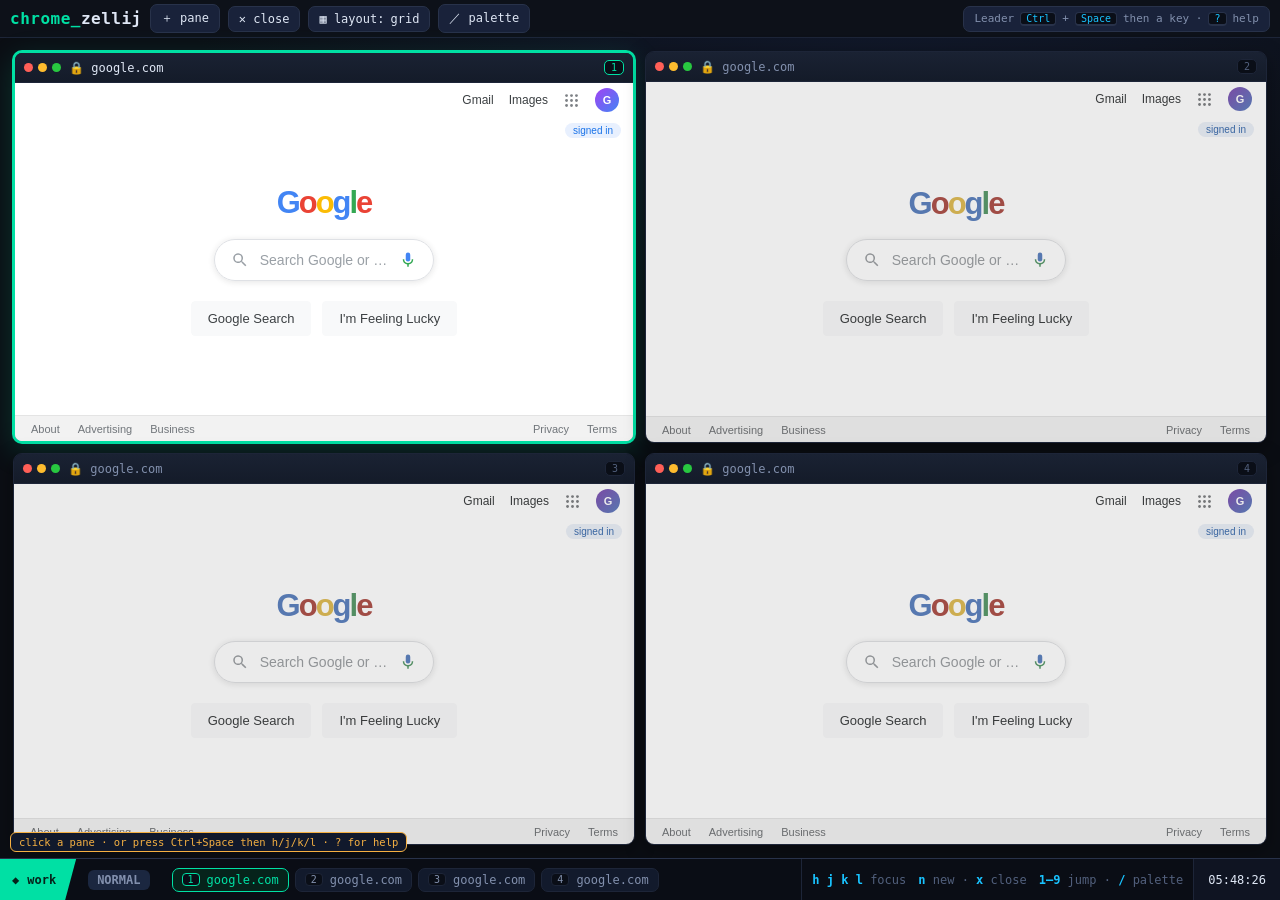
<file: index.html>
<!doctype html>
<html lang="en">
<head>
<meta charset="utf-8" />
<meta name="viewport" content="width=device-width, initial-scale=1, viewport-fit=cover" />
<title>chrome_zellij — interactive prototype</title>
<style>
  :root{
    --bg:#0b0e14; --bg2:#0f1320;
    --pane-bg:#0f1422; --pane-head:#1a2233; --pane-head2:#141b29;
    --border:#28324a; --border-dim:#1d2538;
    --accent:#00e0a4; --accent2:#19c3ff; --amber:#f5b042; --red:#ff5d6c;
    --txt:#dfe7f5; --txt-dim:#8290ad;
    --txt-faint2:#52607d;
  }
  *{box-sizing:border-box}
  html,body{height:100%}
  body{
    margin:0; background:var(--bg); color:var(--txt);
    font-family:ui-monospace,SFMono-Regular,"JetBrains Mono",Menlo,Consolas,monospace;
    overflow:hidden; -webkit-user-select:none; user-select:none;
  }
  /* top toolbar */
  #toolbar{
    height:38px; display:flex; align-items:center; gap:8px; padding:0 10px;
    background:#0d1119;
    border-bottom:1px solid var(--border-dim);
  }
  #toolbar .brand{font-weight:700;color:var(--accent);letter-spacing:.5px}
  #toolbar .brand b{color:var(--txt)}
  #toolbar .sp{flex:1}
  .btn{
    background:#19223a;border:1px solid var(--border);color:var(--txt);
    padding:5px 10px;border-radius:7px;cursor:pointer;font:inherit;font-size:12px;
    display:inline-flex;align-items:center;gap:6px;transition:.12s;
  }
  .btn:hover{border-color:var(--accent);color:#fff;background:#1d2742}
  .btn.k{color:var(--txt-dim);font-size:11px}
  .btn kbd{background:#0a0e17;border:1px solid var(--border);border-bottom-width:2px;border-radius:4px;padding:0 5px;font-size:10px;color:var(--accent2)}

  /* workspace */
  #workspace{position:absolute; left:0; right:0; top:38px; bottom:42px; background:
    radial-gradient(1200px 600px at 70% -10%, #121a2e 0%, transparent 60%), var(--bg);}
  #grid{position:absolute; inset:8px;}
  .pane{
    position:absolute; transition:left .18s cubic-bezier(.2,.7,.2,1), top .18s cubic-bezier(.2,.7,.2,1),
      width .18s cubic-bezier(.2,.7,.2,1), height .18s cubic-bezier(.2,.7,.2,1);
    padding:5px;
  }
  .pane .frame{
    height:100%;width:100%;background:var(--pane-bg);border:1px solid var(--border-dim);
    border-radius:9px;overflow:hidden;display:flex;flex-direction:column;
    box-shadow:0 6px 20px rgba(0,0,0,.35);
  }
  .pane.active .frame{border:2px solid var(--accent);box-shadow:0 0 0 1px var(--accent),0 8px 30px rgba(0,224,164,.18)}
  .pane .head{
    height:30px;flex:0 0 30px;display:flex;align-items:center;gap:8px;padding:0 9px;
    background:linear-gradient(180deg,var(--pane-head),var(--pane-head2));
    border-bottom:1px solid var(--border-dim);font-size:12px;color:var(--txt-dim);
  }
  .pane.active .head{color:var(--txt)}
  .dots{display:flex;gap:5px;flex:0 0 auto}
  .dots i{width:9px;height:9px;border-radius:50%;display:block}
  .dots i.r{background:#ff5f57}.dots i.y{background:#febc2e}.dots i.g{background:#28c840}
  .pane .num{margin-left:auto;font-size:10px;color:var(--txt-faint2);background:#0a0e17;border:1px solid var(--border-dim);border-radius:5px;padding:1px 6px}
  .pane.active .num{color:var(--accent);border-color:var(--accent)}
  .pane .url{flex:1;min-width:0;white-space:nowrap;overflow:hidden;text-overflow:ellipsis}
  .pane .body{flex:1;position:relative;background:#fff;color:#202124;display:flex;align-items:center;justify-content:center;flex-direction:column;gap:18px}
  /* realistic mock google homepage */
  .pane .body{container-type:size}
  .gtop{position:absolute;top:0;left:0;right:0;height:34px;display:flex;align-items:center;justify-content:flex-end;gap:15px;padding:0 14px;font-family:Arial,sans-serif;font-size:12px;color:#3c4043}
  .gtop a{color:#3c4043;cursor:pointer}
  .gtop .apps{width:17px;height:17px;opacity:.8}
  .gtop .av{width:24px;height:24px;border-radius:50%;background:linear-gradient(135deg,#a142f4,#4285F4);color:#fff;display:flex;align-items:center;justify-content:center;font-size:11px;font-weight:700;font-family:Arial}
  .gmid{display:flex;flex-direction:column;align-items:center;gap:20px}
  .glogo{font-size:clamp(22px,5cqw,54px);font-weight:700;letter-spacing:-2px;font-family:Arial,Helvetica,sans-serif;line-height:1}
  .glogo .b{color:#4285F4}.glogo .r{color:#EA4335}.glogo .y{color:#FBBC05}.glogo .g{color:#34A853}
  .gsearch{width:min(80%,440px);height:42px;border:1px solid #dfe1e5;border-radius:22px;display:flex;align-items:center;gap:11px;padding:0 16px;color:#5f6368;font-family:Arial,sans-serif;font-size:14px;box-shadow:0 1px 6px rgba(32,33,36,.12)}
  .gsearch .mag,.gsearch .mic{width:18px;height:18px;flex:0 0 auto}
  .gsearch .txt{flex:1;color:#9aa0a6;white-space:nowrap;overflow:hidden;text-overflow:ellipsis}
  .gbtns{display:flex;gap:11px}
  .gbtn{background:#f8f9fa;border:1px solid #f8f9fa;border-radius:4px;color:#3c4043;font-family:Arial;font-size:13px;padding:9px 16px;white-space:nowrap}
  .gfoot{position:absolute;bottom:0;left:0;right:0;height:26px;background:#f2f2f2;border-top:1px solid #e4e4e4;display:flex;align-items:center;padding:0 16px;font-family:Arial;font-size:11px;color:#70757a;gap:18px}
  .gacct{position:absolute;top:40px;right:12px;font-family:Arial;font-size:10px;color:#1a73e8;background:#e8f0fe;border-radius:10px;padding:2px 8px}
  @container (max-height:210px){ .gtop,.gfoot{display:none} .gmid{gap:12px} .gacct{top:8px} }
  @container (max-width:230px){ .gbtns{display:none} .gtop a{display:none} }
  .pane.dim .body{filter:saturate(.55) brightness(.92)}
  .pane .clickcatch{position:absolute;inset:0;cursor:pointer}

  /* status bar (Zellij ribbon) */
  #status{
    position:absolute;left:0;right:0;bottom:0;height:42px;display:flex;align-items:stretch;
    background:#0a0d15;border-top:1px solid var(--border);font-size:12px;
  }
  .seg{display:flex;align-items:center;padding:0 12px;gap:8px;white-space:nowrap}
  .seg.session{background:var(--accent);color:#06231b;font-weight:700;clip-path:polygon(0 0,100% 0,calc(100% - 11px) 100%,0 100%);padding-right:20px}
  .mode{font-weight:700;border-radius:6px;padding:3px 9px}
  .mode.normal{background:#1b2740;color:var(--txt-dim)}
  .mode.locked,.mode.leader{background:var(--amber);color:#241a02}
  #chips{flex:1;display:flex;align-items:center;gap:6px;overflow-x:auto;padding:0 10px;scrollbar-width:thin}
  .chip{
    flex:0 0 auto;display:flex;align-items:center;gap:7px;background:#121a2c;border:1px solid var(--border-dim);
    color:var(--txt-dim);border-radius:7px;padding:4px 9px;cursor:pointer;transition:.12s;max-width:170px;
  }
  .chip:hover{border-color:var(--accent2);color:#fff}
  .chip.active{background:#06231b;border-color:var(--accent);color:var(--accent)}
  .chip .ci{font-size:10px;background:#0a0e17;border:1px solid var(--border-dim);border-radius:4px;padding:0 5px}
  .chip.active .ci{border-color:var(--accent);color:var(--accent)}
  .chip .ct{white-space:nowrap;overflow:hidden;text-overflow:ellipsis}
  .hints{color:var(--txt-faint2);display:flex;align-items:center;gap:12px;padding:0 10px;border-left:1px solid var(--border-dim)}
  .hints b{color:var(--accent2)}
  #clock{padding:0 14px;color:var(--txt);background:#0f1422;border-left:1px solid var(--border-dim);display:flex;align-items:center;font-variant-numeric:tabular-nums}

  /* command palette + help overlay */
  .overlay{position:absolute;inset:0;background:rgba(4,6,12,.62);backdrop-filter:blur(2px);display:none;align-items:flex-start;justify-content:center;z-index:30}
  .overlay.show{display:flex}
  #palette{margin-top:9vh;width:min(560px,92vw);background:#0f1422;border:1px solid var(--accent);border-radius:12px;box-shadow:0 20px 60px rgba(0,0,0,.55);overflow:hidden}
  #palette input{width:100%;border:0;outline:0;background:#0b0f1a;color:var(--txt);font:inherit;font-size:15px;padding:14px 16px;border-bottom:1px solid var(--border)}
  #palette .list{max-height:46vh;overflow:auto}
  #palette .row{display:flex;align-items:center;gap:10px;padding:10px 16px;cursor:pointer;color:var(--txt-dim)}
  #palette .row .ico{width:22px;text-align:center;color:var(--accent2)}
  #palette .row .desc{margin-left:auto;font-size:11px;color:var(--txt-faint2)}
  #palette .row.sel,#palette .row:hover{background:#16203a;color:#fff}
  #help{margin-top:8vh;width:min(640px,94vw);background:#0f1422;border:1px solid var(--border);border-radius:12px;padding:20px 22px}
  #help h2{margin:0 0 12px;color:var(--accent);font-size:15px}
  #help table{width:100%;border-collapse:collapse;font-size:12.5px}
  #help td{padding:5px 8px;border-bottom:1px solid var(--border-dim);color:var(--txt-dim)}
  #help kbd{background:#0a0e17;border:1px solid var(--border);border-bottom-width:2px;border-radius:5px;padding:1px 7px;color:var(--accent2);font-size:11px}
  #help .close{float:right;color:var(--txt-faint2);font-size:11px}
  .tag{position:fixed;bottom:48px;left:10px;background:#11192c;border:1px solid var(--border);color:var(--txt-faint2);font-size:10.5px;border-radius:6px;padding:3px 8px;z-index:5}
  @media (max-width:560px){ .hints{display:none} .seg.session{font-size:11px} }
</style>
</head>
<body>
  <div id="toolbar">
    <span class="brand">chrome_<b>zellij</b></span>
    <button class="btn" id="b-new">＋ pane</button>
    <button class="btn" id="b-close">✕ close</button>
    <button class="btn" id="b-layout">▦ layout: <span id="lm">grid</span></button>
    <button class="btn" id="b-cmd">／ palette</button>
    <span class="sp"></span>
    <span class="btn k">Leader <kbd>Ctrl</kbd>+<kbd>Space</kbd> then a key · <kbd>?</kbd> help</span>
  </div>

  <div id="workspace">
    <div id="grid"></div>
  </div>

  <div class="tag" id="tag">prototype — panes are simulated (real version = live Chrome/Brave windows)</div>

  <div id="status">
    <div class="seg session">◆ <span id="sess">work</span></div>
    <div class="seg"><span class="mode normal" id="mode">NORMAL</span></div>
    <div id="chips"></div>
    <div class="hints">
      <span><b>h j k l</b> focus</span>
      <span><b>n</b> new · <b>x</b> close</span>
      <span><b>1–9</b> jump · <b>/</b> palette</span>
    </div>
    <div id="clock">--:--:--</div>
  </div>

  <!-- command palette -->
  <div class="overlay" id="ov-pal">
    <div id="palette">
      <input id="pal-input" placeholder="Type a command…  (new pane, close, layout, focus 3, rename, google account…)" />
      <div class="list" id="pal-list"></div>
    </div>
  </div>

  <!-- help -->
  <div class="overlay" id="ov-help">
    <div id="help">
      <span class="close">Esc to close</span>
      <h2>chrome_zellij — controls</h2>
      <table>
        <tr><td><b>Mouse</b></td><td>Click a pane or a bottom chip to focus it. Toolbar buttons for new/close/layout.</td></tr>
        <tr><td><kbd>Ctrl</kbd>+<kbd>Space</kbd></td><td>Enter <b>LEADER</b> mode (Zellij-style), then press one of:</td></tr>
        <tr><td><kbd>h</kbd> <kbd>j</kbd> <kbd>k</kbd> <kbd>l</kbd></td><td>Move focus left / down / up / right (also plain arrow keys)</td></tr>
        <tr><td><kbd>n</kbd> / <kbd>x</kbd></td><td>New pane / close focused pane</td></tr>
        <tr><td><kbd>g</kbd></td><td>Toggle layout: grid ⇄ binary-split (BSP)</td></tr>
        <tr><td><kbd>1</kbd>…<kbd>9</kbd></td><td>Jump focus to pane N</td></tr>
        <tr><td><kbd>/</kbd></td><td>Open the fuzzy command palette</td></tr>
        <tr><td><kbd>Esc</kbd></td><td>Leave leader / close palette / help</td></tr>
      </table>
    </div>
  </div>

<script>
(function(){
  "use strict";
  const $ = s => document.querySelector(s);
  const grid = $("#grid");

  const FAVI = "google.com";
  let uid = 1;
  const state = {
    session: "work",
    layout: "grid",            // 'grid' | 'bsp'
    active: 0,
    mode: "normal",            // 'normal' | 'leader'
    panes: []
  };

  function mkPane(url){ return { id: uid++, url: url || "google.com", acct: 0 }; }
  // seed: google.com in every pane (matches the locked decision)
  state.panes = [mkPane("google.com"), mkPane("google.com"), mkPane("google.com"), mkPane("google.com")];

  /* ---------- layout engines → produce rects in % {x,y,w,h} ---------- */
  function layoutGrid(n){
    const cols = Math.ceil(Math.sqrt(n));
    const rows = Math.ceil(n / cols);
    const rects = [];
    for(let i=0;i<n;i++){
      const r = Math.floor(i/cols);
      // last row may have fewer items → stretch them to fill the width
      const itemsThisRow = (r === rows-1) ? (n - cols*(rows-1)) : cols;
      const c = i - r*cols;
      rects.push({
        x: (c/itemsThisRow)*100,
        y: (r/rows)*100,
        w: (1/itemsThisRow)*100,
        h: (1/rows)*100
      });
    }
    return rects;
  }
  // recursive binary space partition (classic i3/Zellij feel)
  function layoutBsp(n){
    const rects = new Array(n);
    (function split(idxs, x,y,w,h, vert){
      if(idxs.length === 1){ rects[idxs[0]] = {x,y,w,h}; return; }
      const half = Math.ceil(idxs.length/2);
      const a = idxs.slice(0,half), b = idxs.slice(half);
      if(vert){ const wa = w*(a.length/idxs.length);
        split(a,x,y,wa,h,!vert); split(b,x+wa,y,w-wa,h,!vert);
      } else { const ha = h*(a.length/idxs.length);
        split(a,x,y,w,ha,!vert); split(b,x,y+ha,w,h-ha,!vert);
      }
    })(state.panes.map((_,i)=>i), 0,0,100,100, true);
    return rects;
  }

  let RECTS = [];
  function render(){
    const n = state.panes.length;
    RECTS = (state.layout === "bsp") ? layoutBsp(n) : layoutGrid(n);
    if(state.active >= n) state.active = n-1;
    if(state.active < 0) state.active = 0;

    grid.innerHTML = "";
    state.panes.forEach((p,i)=>{
      const r = RECTS[i];
      const el = document.createElement("div");
      el.className = "pane" + (i===state.active ? " active":" dim");
      el.style.left = r.x + "%"; el.style.top = r.y + "%";
      el.style.width = r.w + "%"; el.style.height = r.h + "%";
      const acctLabel = p.acct>0 ? ("Account "+p.acct+" · "+p.url+"/u/"+p.acct) : p.url;
      el.innerHTML = `
        <div class="frame">
          <div class="head">
            <span class="dots"><i class="r"></i><i class="y"></i><i class="g"></i></span>
            <span class="url">🔒 ${p.url}${p.acct>0?("/u/"+p.acct):""}</span>
            <span class="num">${i+1}</span>
          </div>
          <div class="body">
            <div class="gtop">
              <a>Gmail</a><a>Images</a>
              <svg class="apps" viewBox="0 0 24 24" fill="#5f6368"><circle cx="5" cy="5" r="2"/><circle cx="12" cy="5" r="2"/><circle cx="19" cy="5" r="2"/><circle cx="5" cy="12" r="2"/><circle cx="12" cy="12" r="2"/><circle cx="19" cy="12" r="2"/><circle cx="5" cy="19" r="2"/><circle cx="12" cy="19" r="2"/><circle cx="19" cy="19" r="2"/></svg>
              <span class="av">${p.acct>0?("u"+p.acct):"G"}</span>
            </div>
            <div class="gmid">
              <div class="glogo"><span class="b">G</span><span class="r">o</span><span class="y">o</span><span class="b">g</span><span class="g">l</span><span class="r">e</span></div>
              <div class="gsearch">
                <svg class="mag" viewBox="0 0 24 24"><path fill="#9aa0a6" d="M15.5 14h-.79l-.28-.27a6.5 6.5 0 1 0-.7.7l.27.28v.79l5 4.99L20.49 19l-4.99-5zm-6 0A4.5 4.5 0 1 1 14 9.5 4.5 4.5 0 0 1 9.5 14z"/></svg>
                <span class="txt">Search Google or type a URL</span>
                <svg class="mic" viewBox="0 0 24 24"><path fill="#4285F4" d="M12 14a3 3 0 0 0 3-3V5a3 3 0 0 0-6 0v6a3 3 0 0 0 3 3z"/><path fill="#34A853" d="M17 11a5 5 0 0 1-10 0H5a7 7 0 0 0 6 6.92V21h2v-3.08A7 7 0 0 0 19 11z"/></svg>
              </div>
              <div class="gbtns"><span class="gbtn">Google Search</span><span class="gbtn">I'm Feeling Lucky</span></div>
            </div>
            <div class="gfoot"><span>About</span><span>Advertising</span><span>Business</span><span style="margin-left:auto">Privacy</span><span>Terms</span></div>
            <span class="gacct">${p.acct>0?("Account u/"+p.acct):"signed in"}</span>
            <div class="clickcatch" data-i="${i}"></div>
          </div>
        </div>`;
      grid.appendChild(el);
    });
    renderChips();
    $("#lm").textContent = state.layout;
    $("#sess").textContent = state.session;
    const m = $("#mode");
    m.textContent = state.mode === "leader" ? "LEADER" : "NORMAL";
    m.className = "mode " + (state.mode === "leader" ? "leader" : "normal");
  }

  function renderChips(){
    const wrap = $("#chips"); wrap.innerHTML = "";
    state.panes.forEach((p,i)=>{
      const c = document.createElement("div");
      c.className = "chip" + (i===state.active?" active":"");
      c.innerHTML = `<span class="ci">${i+1}</span><span class="ct">${p.url}${p.acct>0?("/u/"+p.acct):""}</span>`;
      c.onclick = ()=> focus(i, true);
      wrap.appendChild(c);
    });
  }

  /* ---------- actions ---------- */
  function focus(i, fromMouse){
    if(i<0 || i>=state.panes.length) return;
    state.active = i; render();
    if(fromMouse) flash();
  }
  function newPane(){
    if(state.panes.length >= 12){ toast("max panes (12) — perf cap"); return; }
    state.panes.push(mkPane("google.com"));
    state.active = state.panes.length-1; render();
  }
  function closePane(){
    if(state.panes.length<=1){ toast("can't close the last pane"); return; }
    state.panes.splice(state.active,1); render();
  }
  function toggleLayout(){ state.layout = state.layout==="grid" ? "bsp":"grid"; render(); }

  // directional focus using rect centers
  function move(dir){
    const a = RECTS[state.active]; if(!a) return;
    const ac = {x:a.x+a.w/2, y:a.y+a.h/2};
    let best=-1, bestD=1e9;
    RECTS.forEach((r,i)=>{
      if(i===state.active) return;
      const c={x:r.x+r.w/2,y:r.y+r.h/2};
      const dx=c.x-ac.x, dy=c.y-ac.y;
      const ok = dir==="l"?dx>1 : dir==="h"?dx<-1 : dir==="j"?dy>1 : dy<-1;
      if(!ok) return;
      // distance weighted to prefer the chosen axis
      const along = (dir==="l"||dir==="h")?Math.abs(dx):Math.abs(dy);
      const cross = (dir==="l"||dir==="h")?Math.abs(dy):Math.abs(dx);
      const d = along + cross*2;
      if(d<bestD){bestD=d;best=i;}
    });
    if(best>=0) focus(best);
  }

  function flash(){ const el=grid.children[state.active]; if(!el)return;
    el.animate([{filter:"brightness(1.6)"},{filter:"brightness(1)"}],{duration:260}); }
  let toastT;
  function toast(msg){ const t=$("#tag"); t.textContent=msg; t.style.borderColor="var(--amber)"; t.style.color="var(--amber)";
    clearTimeout(toastT); toastT=setTimeout(()=>{t.textContent="prototype — panes are simulated (real version = live Chrome/Brave windows)";t.style.borderColor="";t.style.color="";},1800); }

  function setGoogleAccount(n){ state.panes[state.active].acct = n; render(); toast("focused pane → google.com/u/"+n); }

  /* ---------- command palette ---------- */
  const COMMANDS = [
    {ico:"＋", name:"New pane", desc:"n", run:newPane},
    {ico:"✕", name:"Close focused pane", desc:"x", run:closePane},
    {ico:"▦", name:"Toggle layout (grid ⇄ binary-split)", desc:"g", run:toggleLayout},
    {ico:"→", name:"Focus pane 1", desc:"1", run:()=>focus(0,true)},
    {ico:"→", name:"Focus pane 2", desc:"2", run:()=>focus(1,true)},
    {ico:"→", name:"Focus pane 3", desc:"3", run:()=>focus(2,true)},
    {ico:"→", name:"Focus pane 4", desc:"4", run:()=>focus(3,true)},
    {ico:"◐", name:"This pane → Google account u/0", desc:"acct", run:()=>setGoogleAccount(0)},
    {ico:"◑", name:"This pane → Google account u/1", desc:"acct", run:()=>setGoogleAccount(1)},
    {ico:"◑", name:"This pane → Google account u/2", desc:"acct", run:()=>setGoogleAccount(2)},
    {ico:"✎", name:"Rename session…", desc:"session", run:renameSession},
    {ico:"💾", name:"Save session", desc:"sessions", run:()=>toast("session '"+state.session+"' saved (→ chrome.storage in real build)")},
    {ico:"↻", name:"Load session", desc:"sessions", run:()=>toast("would list saved sessions (real build)")},
    {ico:"?", name:"Help / keybindings", desc:"?", run:()=>showHelp(true)},
  ];
  function renameSession(){ const v=prompt("Session name:", state.session); if(v){state.session=v.trim()||state.session; render();} }

  let palSel=0, palFiltered=COMMANDS.slice();
  function openPal(){ $("#ov-pal").classList.add("show"); const inp=$("#pal-input"); inp.value=""; palFilter(""); inp.focus(); }
  function closePal(){ $("#ov-pal").classList.remove("show"); }
  function palFilter(q){
    q=q.toLowerCase().trim();
    palFiltered = !q ? COMMANDS.slice() : COMMANDS.filter(c=>(c.name+" "+c.desc).toLowerCase().includes(q));
    palSel=0; drawPal();
  }
  function drawPal(){
    const list=$("#pal-list"); list.innerHTML="";
    palFiltered.forEach((c,i)=>{
      const r=document.createElement("div"); r.className="row"+(i===palSel?" sel":"");
      r.innerHTML=`<span class="ico">${c.ico}</span><span>${c.name}</span><span class="desc">${c.desc}</span>`;
      r.onclick=()=>{ closePal(); c.run(); };
      list.appendChild(r);
    });
  }

  function showHelp(s){ $("#ov-help").classList.toggle("show", s!==false); }

  /* ---------- keyboard ---------- */
  function setMode(m){ state.mode=m; const el=$("#mode"); el.textContent=m==="leader"?"LEADER":"NORMAL"; el.className="mode "+(m==="leader"?"leader":"normal"); }

  document.addEventListener("keydown", e=>{
    const palOpen = $("#ov-pal").classList.contains("show");
    const helpOpen = $("#ov-help").classList.contains("show");

    if(palOpen){
      if(e.key==="Escape"){ closePal(); }
      else if(e.key==="ArrowDown"){ palSel=Math.min(palSel+1,palFiltered.length-1); drawPal(); e.preventDefault(); }
      else if(e.key==="ArrowUp"){ palSel=Math.max(palSel-1,0); drawPal(); e.preventDefault(); }
      else if(e.key==="Enter"){ const c=palFiltered[palSel]; closePal(); if(c)c.run(); e.preventDefault(); }
      return;
    }
    if(helpOpen){ if(e.key==="Escape") showHelp(false); return; }

    // leader trigger
    if(e.ctrlKey && (e.code==="Space"||e.key===" ")){ setMode(state.mode==="leader"?"normal":"leader"); e.preventDefault(); return; }

    // convenience: arrows + / + ? always work
    if(e.key==="ArrowLeft"){ move("h"); return; }
    if(e.key==="ArrowRight"){ move("l"); return; }
    if(e.key==="ArrowUp"){ move("k"); return; }
    if(e.key==="ArrowDown"){ move("j"); return; }
    if(e.key==="/"){ openPal(); e.preventDefault(); return; }
    if(e.key==="?"){ showHelp(true); return; }
    if(e.key==="Escape"){ setMode("normal"); return; }

    // commands — accepted always (demo-friendly), and this is exactly what LEADER mode gates in the real build
    let handled=true;
    switch(e.key){
      case "h": move("h"); break;
      case "l": move("l"); break;
      case "k": move("k"); break;
      case "j": move("j"); break;
      case "n": newPane(); break;
      case "x": closePane(); break;
      case "g": toggleLayout(); break;
      default:
        if(e.key>="1" && e.key<="9"){ focus(parseInt(e.key,10)-1, true); }
        else handled=false;
    }
    if(handled){ if(state.mode==="leader") setMode("normal"); e.preventDefault(); }
  });

  // mouse: click pane to focus
  grid.addEventListener("click", e=>{ const cc=e.target.closest(".clickcatch"); if(cc) focus(+cc.dataset.i, true); });

  // toolbar + palette wiring
  $("#b-new").onclick=newPane;
  $("#b-close").onclick=closePane;
  $("#b-layout").onclick=toggleLayout;
  $("#b-cmd").onclick=openPal;
  $("#pal-input").addEventListener("input", e=>palFilter(e.target.value));
  $("#ov-pal").addEventListener("click", e=>{ if(e.target.id==="ov-pal") closePal(); });
  $("#ov-help").addEventListener("click", e=>{ if(e.target.id==="ov-help") showHelp(false); });

  // clock
  function tick(){ const d=new Date(); $("#clock").textContent=
    [d.getHours(),d.getMinutes(),d.getSeconds()].map(x=>String(x).padStart(2,"0")).join(":"); }
  setInterval(tick,1000); tick();

  render();
  // tiny intro hint
  setTimeout(()=>toast("click a pane · or press Ctrl+Space then h/j/k/l · ? for help"), 400);
})();
</script>
</body>
</html>
</file>
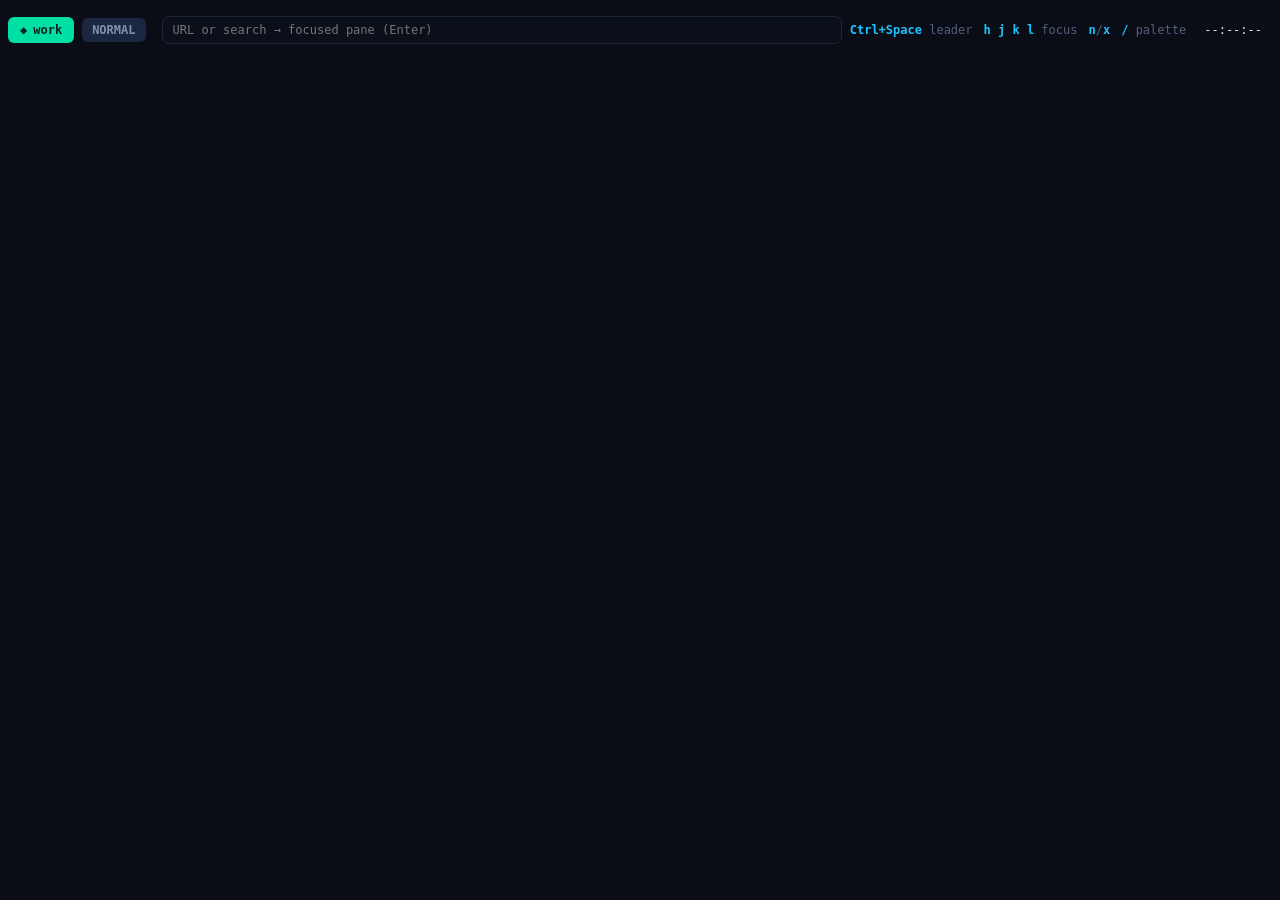
<file: extension/control-bar.html>
<!doctype html>
<html lang="en">
<head>
  <meta charset="utf-8" />
  <link rel="stylesheet" href="control-bar.css" />
  <title>chrome_zellij bar</title>
</head>
<body>
  <div id="bar">
    <div class="seg session">◆ <span id="sess">work</span></div>
    <div class="seg"><span class="mode normal" id="mode">NORMAL</span></div>
    <div id="chips"></div>
    <div class="surf"><input id="surf" placeholder="URL or search → focused pane (Enter)" spellcheck="false" /></div>
    <div class="hints">
      <span><b>Ctrl+Space</b> leader</span>
      <span><b>h j k l</b> focus</span>
      <span><b>n</b>/<b>x</b></span>
      <span><b>/</b> palette</span>
    </div>
    <div id="clock">--:--:--</div>
  </div>

  <div id="palette" class="hidden">
    <input id="pal-input" placeholder="Command… (new, close, layout grid/bsp, save session, load…, focus N)" spellcheck="false" />
    <div id="pal-list"></div>
  </div>

  <div id="toast" class="hidden"></div>

  <script src="control-bar.js"></script>
</body>
</html>
</file>
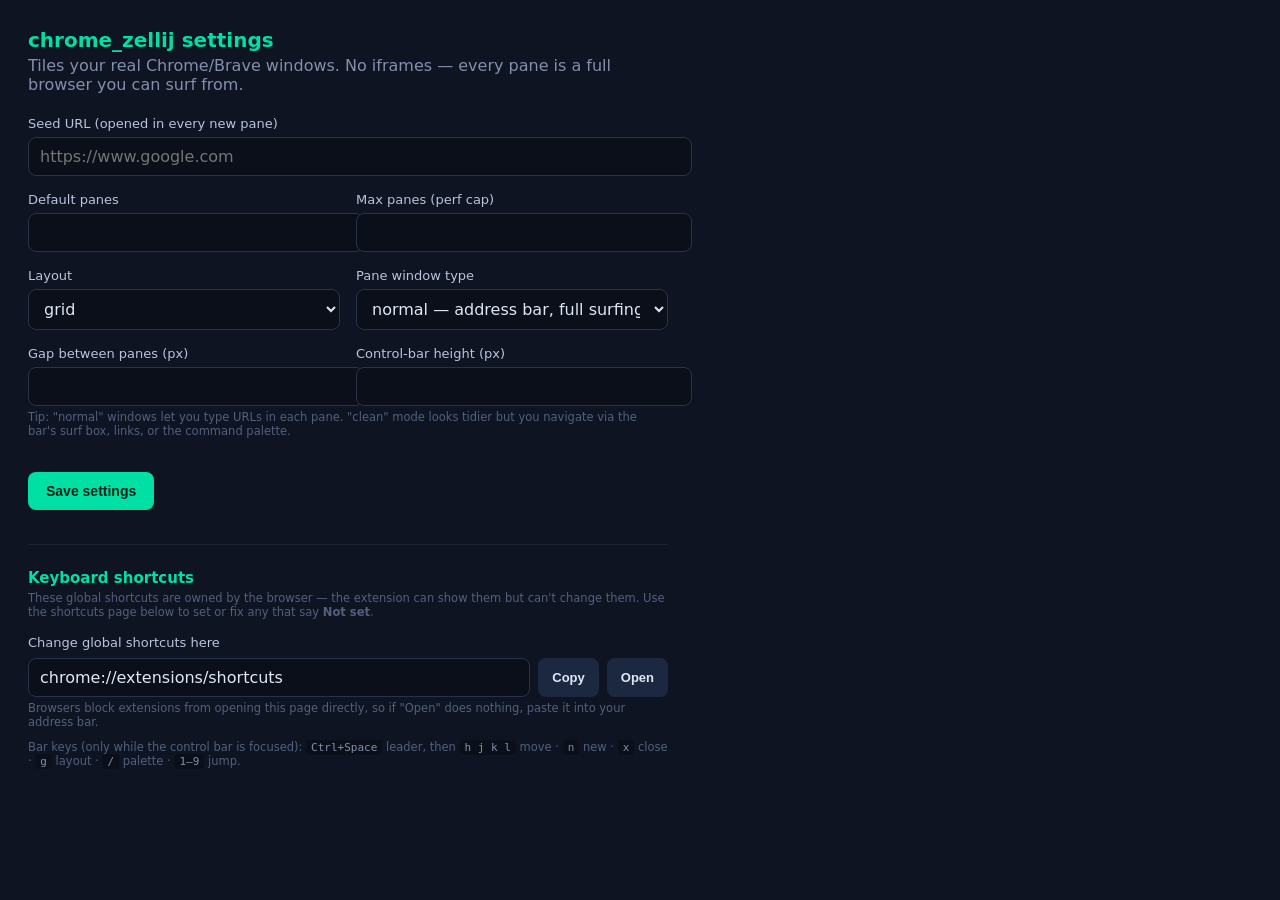
<file: extension/options.html>
<!doctype html>
<html lang="en">
<head>
  <meta charset="utf-8" />
  <title>chrome_zellij — settings</title>
  <style>
    body{font-family:system-ui,Segoe UI,Roboto,sans-serif;background:#0f1422;color:#dfe7f5;margin:0;padding:28px;max-width:640px}
    h1{color:#00e0a4;font-size:20px;margin:0 0 4px}
    p.sub{color:#8290ad;margin:0 0 22px}
    label{display:block;margin:16px 0 6px;font-size:13px;color:#b9c4db}
    input,select{width:100%;padding:9px 11px;background:#0b0f1a;border:1px solid #28324a;border-radius:8px;color:#dfe7f5;font:inherit}
    .row{display:flex;gap:16px}.row>div{flex:1}
    .hint{color:#52607d;font-size:11.5px;margin-top:4px}
    .hint code{color:#8290ad;background:#0b0f1a;padding:1px 5px;border-radius:4px;font-size:11px}
    button{margin-top:22px;background:#00e0a4;color:#06231b;border:0;border-radius:8px;padding:11px 18px;font-weight:700;font-size:14px;cursor:pointer}
    #saved{color:#00e0a4;margin-left:12px;font-size:13px}
    h2{color:#00e0a4;font-size:15px;margin:34px 0 4px;border-top:1px solid #1c2336;padding-top:24px}
    .cmdlist{margin:12px 0 6px}
    .cmdrow{display:flex;justify-content:space-between;align-items:center;gap:12px;padding:9px 12px;background:#0b0f1a;border:1px solid #28324a;border-radius:8px;margin-bottom:6px}
    .cmdrow .cd{color:#b9c4db;font-size:13px}
    .cmdrow .ck{font-family:ui-monospace,Menlo,Consolas,monospace;font-size:12px;color:#06231b;background:#00e0a4;padding:3px 9px;border-radius:5px;white-space:nowrap}
    .cmdrow .ck.unset{background:#3a2030;color:#ff9db1}
    .linkrow{display:flex;gap:8px;align-items:stretch;margin-top:8px}
    .linkrow input{flex:1}
    .btn-sec{margin-top:0;background:#1c2740;color:#dfe7f5;padding:9px 14px;font-weight:600;font-size:13px}
  </style>
</head>
<body>
  <h1>chrome_zellij settings</h1>
  <p class="sub">Tiles your real Chrome/Brave windows. No iframes — every pane is a full browser you can surf from.</p>

  <label>Seed URL (opened in every new pane)</label>
  <input id="seedUrl" type="text" placeholder="https://www.google.com" />

  <div class="row">
    <div>
      <label>Default panes</label>
      <input id="defaultPanes" type="number" min="1" max="12" />
    </div>
    <div>
      <label>Max panes (perf cap)</label>
      <input id="maxPanes" type="number" min="1" max="16" />
    </div>
  </div>

  <div class="row">
    <div>
      <label>Layout</label>
      <select id="layout"><option value="grid">grid</option><option value="bsp">binary-split (BSP)</option></select>
    </div>
    <div>
      <label>Pane window type</label>
      <select id="windowType">
        <option value="normal">normal — address bar, full surfing (recommended)</option>
        <option value="popup">clean — chromeless (surf via the bar / links)</option>
      </select>
    </div>
  </div>

  <div class="row">
    <div>
      <label>Gap between panes (px)</label>
      <input id="gap" type="number" min="0" max="40" />
    </div>
    <div>
      <label>Control-bar height (px)</label>
      <input id="barHeight" type="number" min="40" max="120" />
    </div>
  </div>
  <p class="hint">Tip: "normal" windows let you type URLs in each pane. "clean" mode looks tidier but you navigate via the bar's surf box, links, or the command palette.</p>

  <button id="save">Save settings</button><span id="saved"></span>

  <h2>Keyboard shortcuts</h2>
  <p class="hint">These global shortcuts are owned by the browser — the extension can show them but can't change them. Use the shortcuts page below to set or fix any that say <strong>Not set</strong>.</p>
  <div id="cmdlist" class="cmdlist"></div>
  <label for="shortcutsUrl">Change global shortcuts here</label>
  <div class="linkrow">
    <input id="shortcutsUrl" type="text" readonly />
    <button id="copyShortcuts" type="button" class="btn-sec">Copy</button>
    <button id="openShortcuts" type="button" class="btn-sec">Open</button>
  </div>
  <p class="hint" id="shortcutsHint">Browsers block extensions from opening this page directly, so if "Open" does nothing, paste it into your address bar.</p>
  <p class="hint">Bar keys (only while the control bar is focused): <code>Ctrl+Space</code> leader, then <code>h j k l</code> move · <code>n</code> new · <code>x</code> close · <code>g</code> layout · <code>/</code> palette · <code>1–9</code> jump.</p>

  <script src="options.js"></script>
</body>
</html>
</file>
<file: extension/control-bar.css>
:root{
  --bg:#0a0d15; --border:#28324a; --border-dim:#1d2538;
  --accent:#00e0a4; --accent2:#19c3ff; --amber:#f5b042;
  --txt:#dfe7f5; --txt-dim:#8290ad; --txt-faint:#52607d;
}
*{box-sizing:border-box}
html,body{margin:0;height:100%;background:var(--bg);overflow:hidden}
body{font-family:ui-monospace,SFMono-Regular,Menlo,Consolas,monospace;color:var(--txt);font-size:12px}
#bar{height:60px;display:flex;align-items:center;gap:8px;padding:0 8px}
.seg{display:flex;align-items:center;gap:6px;white-space:nowrap}
.seg.session{background:var(--accent);color:#06231b;font-weight:700;border-radius:6px;padding:6px 12px}
.mode{font-weight:700;border-radius:6px;padding:5px 10px}
.mode.normal{background:#1b2740;color:var(--txt-dim)}
.mode.leader{background:var(--amber);color:#241a02}
#chips{display:flex;align-items:center;gap:6px;overflow-x:auto;max-width:42vw;scrollbar-width:thin}
.chip{flex:0 0 auto;display:flex;align-items:center;gap:7px;background:#121a2c;border:1px solid var(--border-dim);color:var(--txt-dim);border-radius:7px;padding:5px 9px;cursor:pointer;max-width:170px}
.chip:hover{border-color:var(--accent2);color:#fff}
.chip.active{background:#06231b;border-color:var(--accent);color:var(--accent)}
.chip .ci{font-size:10px;background:#0a0e17;border:1px solid var(--border-dim);border-radius:4px;padding:0 5px}
.chip.active .ci{border-color:var(--accent);color:var(--accent)}
.chip .ct{white-space:nowrap;overflow:hidden;text-overflow:ellipsis;max-width:120px}
.surf{flex:1;min-width:90px;display:flex}
.surf input{width:100%;background:#0b0f1a;border:1px solid var(--border-dim);border-radius:7px;color:var(--txt);font:inherit;padding:6px 10px;outline:none}
.surf input:focus{border-color:var(--accent2)}
.hints{display:flex;align-items:center;gap:11px;color:var(--txt-faint);white-space:nowrap}
.hints b{color:var(--accent2)}
#clock{padding:0 10px;color:var(--txt);font-variant-numeric:tabular-nums}
#palette{position:fixed;left:8px;right:8px;top:8px;bottom:68px;background:#0f1422;border:1px solid var(--accent);border-radius:10px;overflow:hidden;display:flex;flex-direction:column}
#palette.hidden{display:none}
#pal-input{border:0;outline:0;background:#0b0f1a;color:var(--txt);font:inherit;font-size:14px;padding:12px 14px;border-bottom:1px solid var(--border)}
#pal-list{overflow:auto;flex:1}
.row{padding:9px 14px;cursor:pointer;color:var(--txt-dim)}
.row.sel,.row:hover{background:#16203a;color:#fff}
#toast{position:fixed;left:8px;bottom:64px;background:#11192c;border:1px solid var(--amber);color:var(--amber);border-radius:6px;padding:4px 9px;font-size:11px}
#toast.hidden{display:none}
@media (max-width:760px){ .hints{display:none} }
</file>
